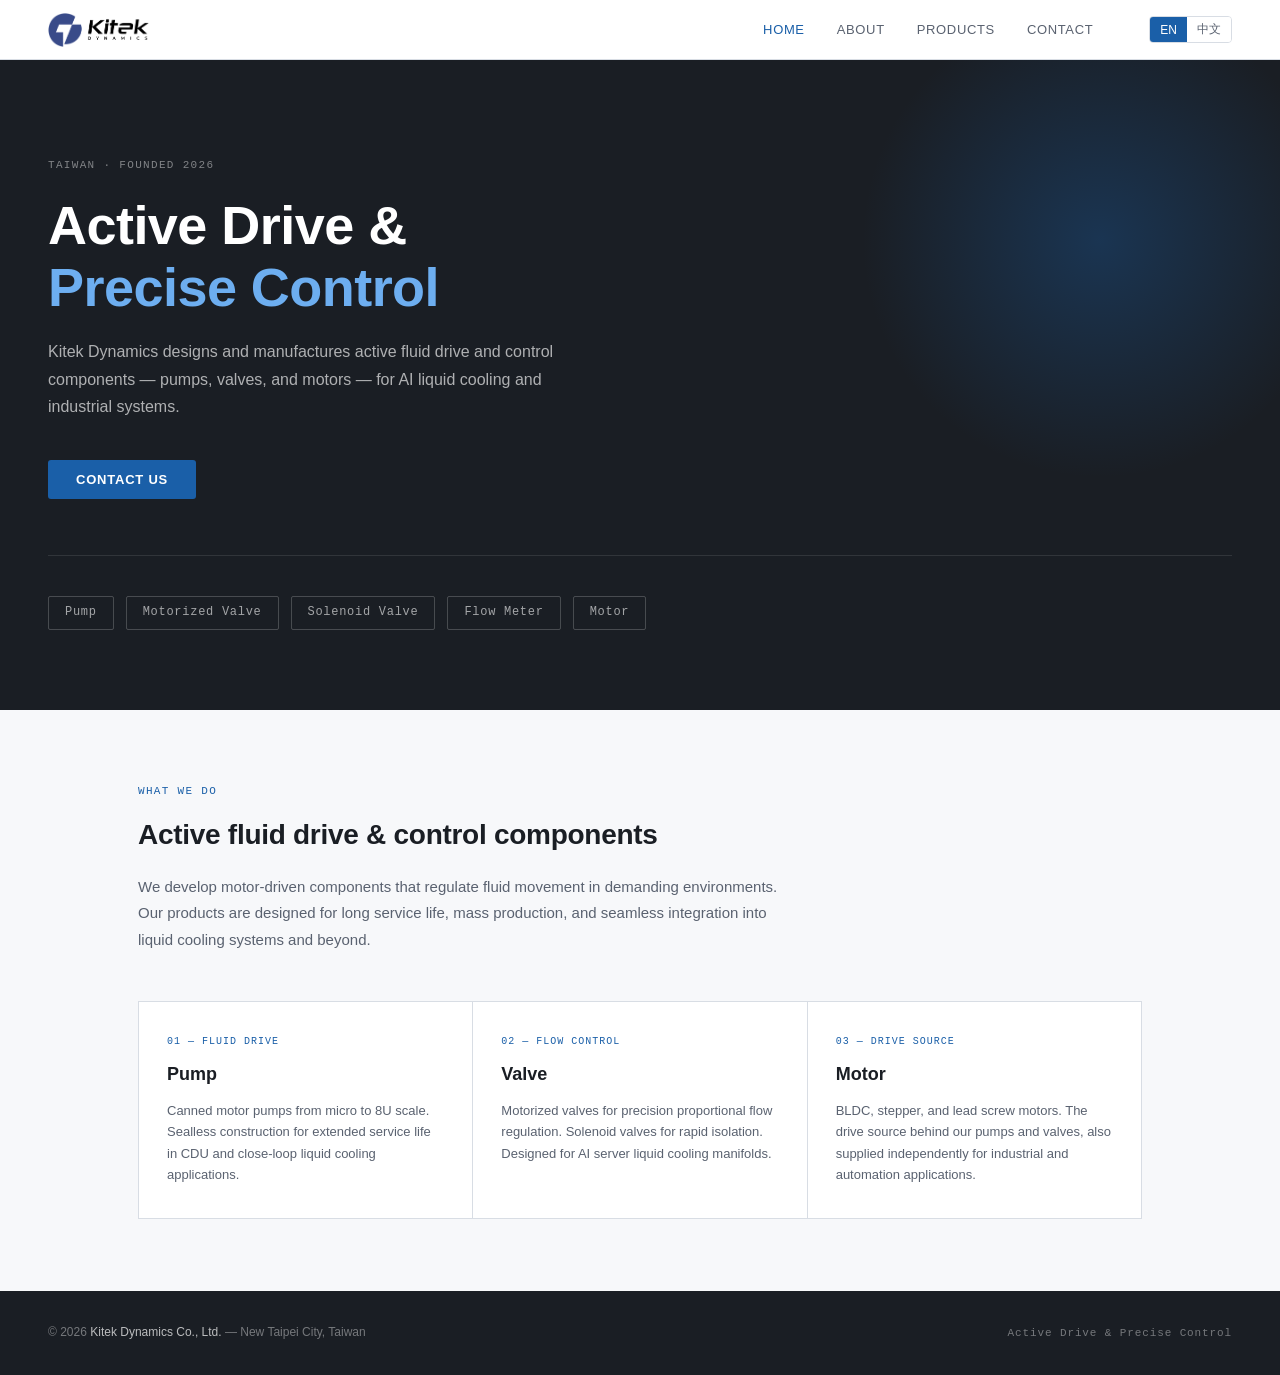
<file: index.html>
<!DOCTYPE html>
<html lang="en">
<head>
<meta charset="UTF-8">
<meta name="viewport" content="width=device-width, initial-scale=1.0">
<title>Kitek Dynamics Co., Ltd. | 奇達動力股份有限公司</title>
<meta name="description" content="Kitek Dynamics Co., Ltd.（奇達動力股份有限公司）designs and manufactures active fluid drive and control components — pumps, valves, and motors — for AI liquid cooling and industrial systems. Based in New Taipei City, Taiwan.">
<link rel="canonical" href="https://kitek.com/">
<link rel="icon" href="assets/img/favicon.png" type="image/png">
<link rel="icon" href="assets/img/favicon-32.png" sizes="32x32" type="image/png">
<link rel="apple-touch-icon" href="assets/img/apple-touch-icon.png">

<meta property="og:type" content="website">
<meta property="og:site_name" content="Kitek Dynamics">
<meta property="og:title" content="Kitek Dynamics Co., Ltd. | 奇達動力股份有限公司">
<meta property="og:description" content="Active Drive &amp; Precise Control — pumps, motorized valves, solenoid valves and motors for AI liquid cooling and industrial systems.">
<meta property="og:url" content="https://kitek.com/">
<meta property="og:image" content="https://kitek.com/assets/img/logo-color-horizontal.png">
<meta property="og:locale" content="en_US">
<meta property="og:locale:alternate" content="zh_TW">
<meta name="twitter:card" content="summary">
<meta name="twitter:title" content="Kitek Dynamics Co., Ltd. | 奇達動力股份有限公司">
<meta name="twitter:description" content="Active Drive &amp; Precise Control — pumps, motorized valves, solenoid valves and motors for AI liquid cooling and industrial systems.">
<meta name="twitter:image" content="https://kitek.com/assets/img/logo-color-horizontal.png">

<script type="application/ld+json">
{
  "@context": "https://schema.org",
  "@type": "Organization",
  "name": "Kitek Dynamics Co., Ltd.",
  "alternateName": ["奇達動力股份有限公司", "Kitek", "Kitek Dynamics"],
  "url": "https://kitek.com/",
  "logo": "https://kitek.com/assets/img/logo-color-horizontal.png",
  "description": "Kitek Dynamics designs and manufactures active fluid drive and control components \u2014 pumps, motorized valves, solenoid valves, and motors \u2014 for AI liquid cooling and industrial systems.",
  "email": ["sales@kitek.com", "engineering@kitek.com"],
  "foundingDate": "2026",
  "address": {
    "@type": "PostalAddress",
    "streetAddress": "No. 24-1, Wuquan 2nd Rd., Xinzhuang District, 2F",
    "addressLocality": "New Taipei City",
    "addressCountry": "TW"
  }
}
</script>
<style>
  :root {
    --ink: #1a1e24; --ink-muted: #5a6270; --rule: #d8dde4;
    --bg: #f7f8fa; --white: #ffffff;
    --accent: #1a5fa8; --accent-dark: #0e3f72; --accent-light: #e8f0fb;
    --mono: 'Courier New', monospace; --sans: Arial, Helvetica, sans-serif;
  }
  * { box-sizing: border-box; margin: 0; padding: 0; }
  body { font-family: var(--sans); color: var(--ink); background: var(--white); font-size: 15px; line-height: 1.65; }

  nav {
    position: sticky; top: 0; z-index: 100; background: var(--white);
    border-bottom: 1px solid var(--rule); display: flex; align-items: center;
    justify-content: space-between; padding: 0 48px; height: 60px;
  }
  .nav-logo { font-size: 17px; font-weight: 700; letter-spacing: 0.04em; color: var(--ink); text-decoration: none; cursor: pointer; }
  .nav-logo span { color: var(--accent); }
  .nav-links { display: flex; align-items: center; gap: 32px; list-style: none; }
  .nav-links a { text-decoration: none; color: var(--ink-muted); font-size: 13px; letter-spacing: 0.05em; text-transform: uppercase; transition: color 0.15s; cursor: pointer; }
  .nav-links a:hover, .nav-links a.active { color: var(--accent); }
  .lang-toggle { display: flex; border: 1px solid var(--rule); border-radius: 4px; overflow: hidden; margin-left: 24px; }
  .lang-toggle button { padding: 4px 10px; font-size: 12px; font-family: var(--sans); border: none; background: var(--white); color: var(--ink-muted); cursor: pointer; transition: all 0.15s; }
  .lang-toggle button.active { background: var(--accent); color: var(--white); }

  .page { display: none; }
  .page.active { display: block; }

  .hero { background: var(--ink); color: var(--white); padding: 96px 48px 80px; position: relative; overflow: hidden; }
  .hero::before { content: ''; position: absolute; top: -60px; right: -60px; width: 480px; height: 480px; background: radial-gradient(circle, rgba(26,95,168,0.35) 0%, transparent 70%); pointer-events: none; }
  .hero-label { font-family: var(--mono); font-size: 11px; letter-spacing: 0.12em; color: rgba(255,255,255,0.45); text-transform: uppercase; margin-bottom: 20px; }
  .hero-headline { font-size: clamp(32px, 5vw, 54px); font-weight: 700; line-height: 1.15; letter-spacing: -0.01em; max-width: 640px; margin-bottom: 20px; }
  .hero-headline em { font-style: normal; color: #6daef0; }
  .hero-sub { font-size: 16px; color: rgba(255,255,255,0.65); max-width: 520px; margin-bottom: 40px; line-height: 1.7; }
  .hero-cta { display: inline-block; padding: 12px 28px; background: var(--accent); color: var(--white); font-size: 13px; font-weight: 700; letter-spacing: 0.06em; text-transform: uppercase; border-radius: 3px; transition: background 0.15s; cursor: pointer; border: none; font-family: var(--sans); }
  .hero-cta:hover { background: var(--accent-dark); }
  .product-pills { display: flex; gap: 12px; flex-wrap: wrap; margin-top: 56px; padding-top: 40px; border-top: 1px solid rgba(255,255,255,0.1); }
  .pill { padding: 6px 16px; border: 1px solid rgba(255,255,255,0.2); border-radius: 2px; font-size: 12px; letter-spacing: 0.06em; color: rgba(255,255,255,0.6); font-family: var(--mono); }

  .section { padding: 72px 48px; max-width: 1100px; margin: 0 auto; }
  .section-full { padding: 72px 48px; }
  .section-alt { background: var(--bg); }
  .section-label { font-family: var(--mono); font-size: 11px; letter-spacing: 0.12em; color: var(--accent); text-transform: uppercase; margin-bottom: 12px; }
  .section-title { font-size: 28px; font-weight: 700; letter-spacing: -0.01em; margin-bottom: 16px; }
  .section-body { color: var(--ink-muted); max-width: 640px; line-height: 1.75; }

  .product-grid { display: grid; grid-template-columns: repeat(3, 1fr); gap: 1px; background: var(--rule); border: 1px solid var(--rule); margin-top: 48px; }
  .product-card { background: var(--white); padding: 32px 28px; }
  .product-card-tag { font-family: var(--mono); font-size: 10px; letter-spacing: 0.1em; color: var(--accent); text-transform: uppercase; margin-bottom: 10px; }
  .product-card-title { font-size: 18px; font-weight: 700; margin-bottom: 10px; }
  .product-card-body { font-size: 13px; color: var(--ink-muted); line-height: 1.65; }

  /* page header dark bar */
  .page-header { background: var(--ink); padding: 64px 48px 48px; }

  /* about */
  .about-grid { display: grid; grid-template-columns: 1fr 1fr; gap: 64px; margin-top: 48px; align-items: start; }
  .about-block { margin-bottom: 32px; }
  .about-block h3 { font-size: 15px; font-weight: 700; margin-bottom: 10px; }
  .about-block p { font-size: 14px; color: var(--ink-muted); line-height: 1.75; }

  /* PRODUCT SLIDESHOW */
  .prod-category { border-bottom: 1px solid var(--rule); padding: 56px 48px; max-width: 1100px; margin: 0 auto; }
  .prod-category:last-child { border-bottom: none; }
  .prod-header { display: flex; align-items: baseline; gap: 16px; margin-bottom: 8px; }
  .prod-title { font-size: 22px; font-weight: 700; }
  .prod-desc { color: var(--ink-muted); font-size: 14px; max-width: 680px; margin-bottom: 28px; line-height: 1.7; }

  .slideshow { position: relative; }
  .slide-img-wrap { position: relative; background: var(--bg); border: 1px solid var(--rule); border-radius: 4px; overflow: hidden; }
  .slide-img-wrap img { width: 100%; height: auto; display: block; }
  .slide-label { text-align: center; font-family: var(--mono); font-size: 11px; letter-spacing: 0.08em; color: var(--ink-muted); margin-top: 12px; }
  .slide-nav { display: flex; align-items: center; justify-content: center; gap: 16px; margin-top: 16px; }
  .slide-btn { background: none; border: 1px solid var(--rule); border-radius: 3px; padding: 6px 14px; font-size: 18px; cursor: pointer; color: var(--ink-muted); transition: all 0.15s; font-family: var(--sans); }
  .slide-btn:hover { border-color: var(--accent); color: var(--accent); }
  .slide-btn:disabled { opacity: 0.3; cursor: default; }
  .slide-counter { font-family: var(--mono); font-size: 12px; color: var(--ink-muted); letter-spacing: 0.06em; }
  .slide-dots { display: flex; gap: 6px; justify-content: center; margin-top: 10px; flex-wrap: wrap; }
  .dot { width: 7px; height: 7px; border-radius: 50%; background: var(--rule); cursor: pointer; transition: background 0.15s; border: none; padding: 0; }
  .dot.active { background: var(--accent); }

  /* contact */
  .contact-grid { display: grid; grid-template-columns: 1fr 1fr; gap: 64px; margin-top: 48px; align-items: start; }
  .contact-info h3 { font-family: var(--mono); font-size: 11px; letter-spacing: 0.1em; text-transform: uppercase; color: var(--ink-muted); margin-bottom: 8px; margin-top: 28px; }
  .contact-info h3:first-child { margin-top: 0; }
  .contact-info p, .contact-info a { font-size: 15px; color: var(--ink); text-decoration: none; line-height: 1.7; }
  .contact-info a:hover { color: var(--accent); }
  .nda-note { margin-top: 28px; padding: 16px 20px; background: var(--accent-light); border-left: 3px solid var(--accent); font-size: 13px; color: var(--ink-muted); line-height: 1.6; }
  .contact-form label { display: block; font-size: 12px; font-family: var(--mono); letter-spacing: 0.08em; text-transform: uppercase; color: var(--ink-muted); margin-bottom: 6px; margin-top: 20px; }
  .contact-form label:first-child { margin-top: 0; }
  .contact-form input, .contact-form select, .contact-form textarea { width: 100%; padding: 10px 12px; border: 1px solid var(--rule); border-radius: 3px; font-size: 14px; font-family: var(--sans); color: var(--ink); background: var(--white); outline: none; transition: border-color 0.15s; }
  .contact-form input:focus, .contact-form select:focus, .contact-form textarea:focus { border-color: var(--accent); }
  .contact-form textarea { height: 120px; resize: vertical; }
  .contact-form button { margin-top: 20px; width: 100%; padding: 12px; background: var(--accent); color: var(--white); border: none; font-size: 13px; font-weight: 700; letter-spacing: 0.06em; text-transform: uppercase; font-family: var(--sans); border-radius: 3px; cursor: pointer; transition: background 0.15s; }
  .contact-form button:hover { background: var(--accent-dark); }

  footer { background: var(--ink); color: rgba(255,255,255,0.4); padding: 32px 48px; font-size: 12px; display: flex; justify-content: space-between; align-items: center; }
  footer span { color: rgba(255,255,255,0.7); }

  @media (max-width: 768px) {
    nav { padding: 0 16px; }
    .nav-links { gap: 16px; }
    .hero, .section, .section-full, .prod-category, .page-header { padding-left: 20px; padding-right: 20px; }
    .product-grid { grid-template-columns: 1fr; }
    .about-grid, .contact-grid { grid-template-columns: 1fr; gap: 32px; }
    footer { flex-direction: column; gap: 8px; text-align: center; }
  }
</style>
</head>
<body>

<nav>
  <div class="nav-logo" onclick="showPage('home')"><img src="assets/img/logo-color-horizontal.png" alt="Kitek Dynamics" style="height:34px;display:block;"></div>
  <ul class="nav-links">
    <li><a onclick="showPage('home')" id="nav-home">Home</a></li>
    <li><a onclick="showPage('about')" id="nav-about">About</a></li>
    <li><a onclick="showPage('products')" id="nav-products">Products</a></li>
    <li><a onclick="showPage('contact')" id="nav-contact">Contact</a></li>
    <li>
      <div class="lang-toggle">
        <button class="active" onclick="setLang('en')" id="btn-en">EN</button>
        <button onclick="setLang('zh')" id="btn-zh">中文</button>
      </div>
    </li>
  </ul>
</nav>

<!-- HOME -->
<div class="page active" id="page-home">
  <div class="hero">
    <div class="hero-label" data-en="Taiwan · Founded 2026" data-zh="台灣 · 2026年成立"></div>
    <h1 class="hero-headline" data-en="Active Drive &amp;<br><em>Precise Control</em>" data-zh="主動驅動，<br><em>精確控制</em>"></h1>
    <p class="hero-sub"
       data-en="Kitek Dynamics designs and manufactures active fluid drive and control components — pumps, valves, and motors — for AI liquid cooling and industrial systems."
       data-zh="Kitek Dynamics 設計並製造主動流體驅動與控制元件，包含泵浦、閥件與馬達，應用於 AI 伺服器液冷及工業系統。"></p>
    <button class="hero-cta" onclick="showPage('contact')" data-en="Contact Us" data-zh="聯絡我們"></button>
    <div class="product-pills">
      <div class="pill" data-en="Pump" data-zh="泵浦"></div>
      <div class="pill" data-en="Motorized Valve" data-zh="電動閥"></div>
      <div class="pill" data-en="Solenoid Valve" data-zh="電磁閥"></div>
      <div class="pill" data-en="Flow Meter" data-zh="流量計"></div>
      <div class="pill" data-en="Motor" data-zh="馬達"></div>
    </div>
  </div>
  <div class="section-full section-alt">
    <div class="section" style="padding-top:0;padding-bottom:0;">
      <div class="section-label" data-en="What We Do" data-zh="我們的業務"></div>
      <h2 class="section-title" data-en="Active fluid drive &amp; control components" data-zh="主動流體驅動與控制元件"></h2>
      <p class="section-body"
         data-en="We develop motor-driven components that regulate fluid movement in demanding environments. Our products are designed for long service life, mass production, and seamless integration into liquid cooling systems and beyond."
         data-zh="我們開發以馬達驅動的元件，用於高要求環境下的流體調控。產品設計以長壽命、可量產、易整合為核心，適用於液冷系統及其他多元應用。"></p>
      <div class="product-grid">
        <div class="product-card">
          <div class="product-card-tag" data-en="01 — Fluid Drive" data-zh="01 — 流體驅動"></div>
          <div class="product-card-title" data-en="Pump" data-zh="泵浦"></div>
          <div class="product-card-body" data-en="Canned motor pumps from micro to 8U scale. Sealless construction for extended service life in CDU and close-loop liquid cooling applications." data-zh="無軸封罐封馬達泵浦，涵蓋 Micro 至 8U 規格，適用於 CDU 機架式及列式液冷應用。"></div>
        </div>
        <div class="product-card">
          <div class="product-card-tag" data-en="02 — Flow Control" data-zh="02 — 流量控制"></div>
          <div class="product-card-title" data-en="Valve" data-zh="閥件"></div>
          <div class="product-card-body" data-en="Motorized valves for precision proportional flow regulation. Solenoid valves for rapid isolation. Designed for AI server liquid cooling manifolds." data-zh="電動閥提供精確比例流量調節；電磁閥實現快速隔離。針對 AI 伺服器液冷集管設計。"></div>
        </div>
        <div class="product-card">
          <div class="product-card-tag" data-en="03 — Drive Source" data-zh="03 — 動力源"></div>
          <div class="product-card-title" data-en="Motor" data-zh="馬達"></div>
          <div class="product-card-body" data-en="BLDC, stepper, and lead screw motors. The drive source behind our pumps and valves, also supplied independently for industrial and automation applications." data-zh="BLDC、步進及導螺桿馬達，為泵浦與閥件的核心動力，亦可獨立供應工業與自動化應用。"></div>
        </div>
      </div>
    </div>
  </div>
</div>

<!-- ABOUT -->
<div class="page" id="page-about">
  <div class="page-header">
    <div class="hero-label" data-en="About Kitek" data-zh="關於 Kitek"></div>
    <h1 class="hero-headline" data-en="Who We Are" data-zh="公司簡介"></h1>
  </div>
  <div class="section">
    <div class="about-grid">
      <div>
        <div class="section-label" data-en="Company" data-zh="公司資訊"></div>
        <div class="about-block">
          <h3 data-en="Kitek Dynamics Co., Ltd." data-zh="奇達動力股份有限公司"></h3>
          <p data-en="Founded in 2026 and headquartered in New Taipei City, Taiwan. Kitek Dynamics specializes in the design, development, and manufacture of active fluid drive and control components." data-zh="2026年成立，總部位於台灣新北市。奇達動力專注於主動流體驅動與控制元件的設計、開發及製造。"></p>
        </div>
        <div class="about-block">
          <h3 data-en="What We Do" data-zh="核心業務"></h3>
          <p data-en="We design and manufacture pumps, motorized valves, solenoid valves, flow meters, and motors. Our primary market is AI server liquid cooling; our technology extends to industrial automation and other precision fluid control applications." data-zh="設計製造泵浦、電動閥、電磁閥、流量計與馬達。主要市場為 AI 伺服器液冷，技術同步延伸至工業自動化及其他精密流體控制應用。"></p>
        </div>
        <div class="about-block">
          <h3 data-en="Our Approach" data-zh="技術理念"></h3>
          <p data-en="Design decisions are driven by simulation before hardware build. We maintain in-house capability in electromagnetic, thermal, structural, and hydrodynamic analysis. Products are validated through in-house reliability and performance testing before mass production." data-zh="設計決策以模擬先行，涵蓋電磁、熱、結構及流體動力分析。產品量產前須通過自有可靠度與性能驗測。"></p>
        </div>
      </div>
      <div>
        <div class="section-label" data-en="Target Markets" data-zh="目標市場"></div>
        <div class="about-block">
          <h3 data-en="AI Liquid Cooling" data-zh="AI 伺服器液冷"></h3>
          <p data-en="Pumps, motorized valves, and solenoid valves for CDU in-rack, in-row, and server-level liquid cooling loops. Focused on reliability, fluid compatibility, and system integration." data-zh="泵浦、電動閥與電磁閥應用於 CDU 機架式、列式及伺服器級液冷迴路，重視可靠度、流體相容性與系統整合。"></p>
        </div>
        <div class="about-block">
          <h3 data-en="Industrial &amp; Automation" data-zh="工業與自動化"></h3>
          <p data-en="Motors and actuators for agricultural drones, robotic joints, conveyor systems, and precision positioning. Leveraging the same core design competencies across markets." data-zh="馬達與致動器應用於農業無人機、機器人關節、輸送系統及精密定位，以相同核心設計能力跨市場延伸。"></p>
        </div>
      </div>
    </div>
  </div>
</div>

<!-- PRODUCTS -->
<div class="page" id="page-products">
  <div class="page-header">
    <div class="hero-label" data-en="Products" data-zh="產品"></div>
    <h1 class="hero-headline" data-en="Our Product Lines" data-zh="產品線總覽"></h1>
  </div>

  <div class="prod-category">
    <div class="prod-header">
      <div class="prod-title" data-en="Motorized Valve" data-zh="電動閥"></div>
    </div>
    <p class="prod-desc"
       data-en="Stepper motor-driven proportional valve for continuous 0–100% flow modulation. Designed for AI server liquid cooling manifolds requiring dynamic load-following and precision thermal management."
       data-zh="步進馬達驅動比例閥，支援 0–100% 連續流量調節。針對 AI 伺服器液冷集管設計，滿足動態負載追蹤與精密熱管理需求。"></p>
    <div class="slideshow" id="ss-valve"></div>
  </div>

  <div class="prod-category" style="background:var(--bg);">
    <div class="prod-header">
      <div class="prod-title" data-en="Pump" data-zh="泵浦"></div>
    </div>
    <p class="prod-desc"
       data-en="Canned motor pump (CMP) series with sealless construction. Eliminates shaft seals to reduce leakage risk and extend service life. Available from micro-scale to large CDU configurations."
       data-zh="無軸封罐封馬達泵浦（CMP）系列，消除軸封以降低洩漏風險並延長使用壽命。涵蓋 Micro 至大型 CDU 規格。"></p>
    <div class="slideshow" id="ss-pump"></div>
  </div>

  <div class="prod-category">
    <div class="prod-header">
      <div class="prod-title" data-en="Motor" data-zh="馬達"></div>
    </div>
    <p class="prod-desc"
       data-en="BLDC, stepper, and lead screw motor design and production capability. Serves as the drive source for Kitek pumps and valves; also supplied independently for industrial and automation customers."
       data-zh="具備 BLDC、步進及導螺桿馬達的設計與量產能力，為 Kitek 泵浦與閥件的動力核心，亦可獨立供應工業及自動化客戶。"></p>
    <div class="slideshow" id="ss-motor"></div>
  </div>
</div>

<!-- CONTACT -->
<div class="page" id="page-contact">
  <div class="page-header">
    <div class="hero-label" data-en="Contact" data-zh="聯絡我們"></div>
    <h1 class="hero-headline" data-en="Get in Touch" data-zh="歡迎聯絡"></h1>
  </div>
  <div class="section">
    <div class="contact-grid">
      <div class="contact-info">
        <h3 data-en="Company" data-zh="公司名稱"></h3>
        <p data-en="Kitek Dynamics Co., Ltd." data-zh="奇達動力股份有限公司"></p>
        <h3 data-en="Address" data-zh="地址"></h3>
        <p data-en="No. 24-1, Wuquan 2nd Rd., Xinzhuang District, New Taipei City (2F)" data-zh="新北市新莊區五權二路二十四號之一 (2樓)"></p>
        <h3 data-en="Business Enquiries" data-zh="業務詢問"></h3>
        <p><a href="mailto:sales@kitek.com">sales@kitek.com</a></p>
        <h3 data-en="Technical Support" data-zh="技術支援"></h3>
        <p><a href="mailto:engineering@kitek.com">engineering@kitek.com</a></p>
        <div class="nda-note">
          <strong data-en="NDA / Confidential Disclosure" data-zh="NDA / 保密協議"></strong><br>
          <span data-en="Non-disclosure agreements are available upon request. Please contact us to initiate the process."
                data-zh="如需簽署保密協議（NDA），請來信告知，我們將盡速安排。"></span>
        </div>
      </div>
      <div class="contact-form">
        <label data-en="Full Name" data-zh="姓名"></label>
        <input type="text">
        <label data-en="Company" data-zh="公司名稱"></label>
        <input type="text">
        <label data-en="Email" data-zh="電子郵件"></label>
        <input type="email">
        <label data-en="Enquiry Type" data-zh="詢問類型"></label>
        <select>
          <option data-en="— Select —" data-zh="— 請選擇 —"></option>
          <option data-en="Product / Technical" data-zh="產品 / 技術諮詢"></option>
          <option data-en="Business / Partnership" data-zh="業務 / 合作洽談"></option>
          <option data-en="NDA Request" data-zh="NDA 申請"></option>
          <option data-en="Supplier Audit" data-zh="供應商稽核"></option>
          <option data-en="Other" data-zh="其他"></option>
        </select>
        <label data-en="Message" data-zh="訊息內容"></label>
        <textarea></textarea>
        <button onclick="submitForm()" data-en="Send Message" data-zh="送出訊息"></button>
      </div>
    </div>
  </div>
</div>

<footer>
  <div>© 2026 <span>Kitek Dynamics Co., Ltd.</span> — New Taipei City, Taiwan</div>
  <div data-en="Active Drive &amp; Precise Control" data-zh="主動驅動 · 精確控制" style="font-family:var(--mono);font-size:11px;letter-spacing:0.08em;color:rgba(255,255,255,0.4);"></div>
</footer>

<script>
const VALVE_IMGS = ["assets/img/valve-1.jpg",
"assets/img/valve-2.jpg",
"assets/img/valve-3.jpg"];
const VALVE_EN   = ["Motor Valve — 2U Model", "Motor Valve — 1U Model (A)", "Motor Valve — 1U Model (B)"];
const VALVE_ZH   = ["電動閥 — 2U 型號", "電動閥 — 1U 型號 (A)", "電動閥 — 1U 型號 (B)"];
const PUMP_IMGS  = ["assets/img/pump-1.jpg",
"assets/img/pump-2.jpg",
"assets/img/pump-3.jpg",
"assets/img/pump-4.jpg",
"assets/img/pump-5.jpg",
"assets/img/pump-6.jpg"];
const PUMP_EN    = ["8U Pump — CDU In-Row", "5U Pump — CDU In-Rack", "4U Pump — CDU In-Rack", "1U Pump (A) — Close-Loop", "1U Pump (B) — Close-Loop", "Micro Pump — NB / DT / Robot"];
const PUMP_ZH    = ["8U 泵浦 — CDU 列式", "5U 泵浦 — CDU 機架式", "4U 泵浦 — CDU 機架式", "1U 泵浦 (A) — 閉迴路", "1U 泵浦 (B) — 閉迴路", "Micro 泵浦 — 筆電/桌機/機器人"];
const MOTOR_IMGS = ["assets/img/motor-1.jpg",
"assets/img/motor-2.jpg",
"assets/img/motor-3.jpg",
"assets/img/motor-4.jpg",
"assets/img/motor-5.jpg",
"assets/img/motor-6.jpg",
"assets/img/motor-7.jpg",
"assets/img/motor-8.jpg",
"assets/img/motor-9.jpg",
"assets/img/motor-10.jpg",
"assets/img/motor-11.jpg",
"assets/img/motor-12.jpg"];
const MOTOR_EN   = ["BLDC Motor — Gimbal", "BLDC Motor — Drone (Agriculture)", "Lead Screw Motor — Energy Storage", "BLDC Motor — UAV", "BLDC Motor — Screw Conveyor", "BLDC Motor — Headrest", "BLDC Motor — Slide Way", "BLDC Motor — Highly Integrated", "BLDC Motor — Frameless", "Stepper Motor — Automotive / Rotation", "Stepper Motor — DMS / OMS", "Stepper Motor — Automotive HVAC"];
const MOTOR_ZH   = ["BLDC 馬達 — 雲台", "BLDC 馬達 — 農業無人機", "導螺桿馬達 — 儲能系統", "BLDC 馬達 — 無人機", "BLDC 馬達 — 螺旋輸送", "BLDC 馬達 — 頭枕", "BLDC 馬達 — 滑軌", "BLDC 馬達 — 高整合型", "BLDC 馬達 — 無框型", "步進馬達 — 汽車/旋轉台", "步進馬達 — DMS/OMS", "步進馬達 — 汽車 HVAC"];

let currentLang = 'en';
const slideshows = {};

function makeSlideshow(containerId, imgs, labelsEn, labelsZh) {
  const state = { idx: 0, imgs, labelsEn, labelsZh };
  slideshows[containerId] = state;

  const wrap = document.getElementById(containerId);
  wrap.innerHTML = `
    <div class="slide-img-wrap">
      <img id="${containerId}-img" src="${imgs[0]}" alt="">
    </div>
    <div class="slide-label" id="${containerId}-label">${labelsEn[0]}</div>
    <div class="slide-nav">
      <button class="slide-btn" id="${containerId}-prev" onclick="slideStep('${containerId}',-1)">&#8592;</button>
      <span class="slide-counter" id="${containerId}-counter">1 / ${imgs.length}</span>
      <button class="slide-btn" id="${containerId}-next" onclick="slideStep('${containerId}',1)">&#8594;</button>
    </div>
    <div class="slide-dots" id="${containerId}-dots"></div>
  `;

  const dotsEl = document.getElementById(containerId + '-dots');
  imgs.forEach((_, i) => {
    const d = document.createElement('button');
    d.className = 'dot' + (i === 0 ? ' active' : '');
    d.onclick = () => goSlide(containerId, i);
    dotsEl.appendChild(d);
  });
  updateSlideButtons(containerId);
}

function goSlide(id, idx) {
  const s = slideshows[id];
  s.idx = idx;
  document.getElementById(id + '-img').src = s.imgs[idx];
  const labels = currentLang === 'zh' ? s.labelsZh : s.labelsEn;
  document.getElementById(id + '-label').textContent = labels[idx];
  document.getElementById(id + '-counter').textContent = (idx+1) + ' / ' + s.imgs.length;
  document.querySelectorAll('#' + id + '-dots .dot').forEach((d,i) => d.classList.toggle('active', i===idx));
  updateSlideButtons(id);
}

function slideStep(id, dir) {
  const s = slideshows[id];
  const newIdx = Math.max(0, Math.min(s.imgs.length - 1, s.idx + dir));
  goSlide(id, newIdx);
}

function updateSlideButtons(id) {
  const s = slideshows[id];
  document.getElementById(id+'-prev').disabled = s.idx === 0;
  document.getElementById(id+'-next').disabled = s.idx === s.imgs.length - 1;
}

function showPage(id) {
  document.querySelectorAll('.page').forEach(p => p.classList.remove('active'));
  document.getElementById('page-' + id).classList.add('active');
  document.querySelectorAll('.nav-links a').forEach(a => a.classList.remove('active'));
  const navEl = document.getElementById('nav-' + id);
  if (navEl) navEl.classList.add('active');
  window.scrollTo(0, 0);
}

function setLang(lang) {
  currentLang = lang;
  document.getElementById('btn-en').classList.toggle('active', lang === 'en');
  document.getElementById('btn-zh').classList.toggle('active', lang === 'zh');
  applyLang();
  // Update all slideshow labels to current slide
  Object.keys(slideshows).forEach(id => {
    const s = slideshows[id];
    const labels = lang === 'zh' ? s.labelsZh : s.labelsEn;
    const el = document.getElementById(id + '-label');
    if (el) el.textContent = labels[s.idx];
  });
}

function applyLang() {
  document.querySelectorAll('[data-en]').forEach(el => {
    const text = el.getAttribute('data-' + currentLang);
    if (text !== null) el.innerHTML = text;
  });
  document.querySelectorAll('select option').forEach(opt => {
    const text = opt.getAttribute('data-' + currentLang);
    if (text) opt.textContent = text;
  });
  const navLabels = {
    en: { home:'Home', about:'About', products:'Products', contact:'Contact' },
    zh: { home:'首頁', about:'關於我們', products:'產品', contact:'聯絡我們' }
  };
  Object.entries(navLabels[currentLang]).forEach(([id, label]) => {
    const el = document.getElementById('nav-' + id);
    if (el) el.textContent = label;
  });
}

function submitForm() {
  const msg = currentLang === 'zh'
    ? '感謝您的來信，我們將盡快回覆。'
    : 'Thank you for your message. We will be in touch shortly.';
  alert(msg);
}

// Init slideshows
makeSlideshow('ss-valve', VALVE_IMGS, VALVE_EN, VALVE_ZH);
makeSlideshow('ss-pump',  PUMP_IMGS,  PUMP_EN,  PUMP_ZH);
makeSlideshow('ss-motor', MOTOR_IMGS, MOTOR_EN, MOTOR_ZH);

// Init nav
document.getElementById('nav-home').classList.add('active');
applyLang();
</script>
</body>
</html>
</file>
